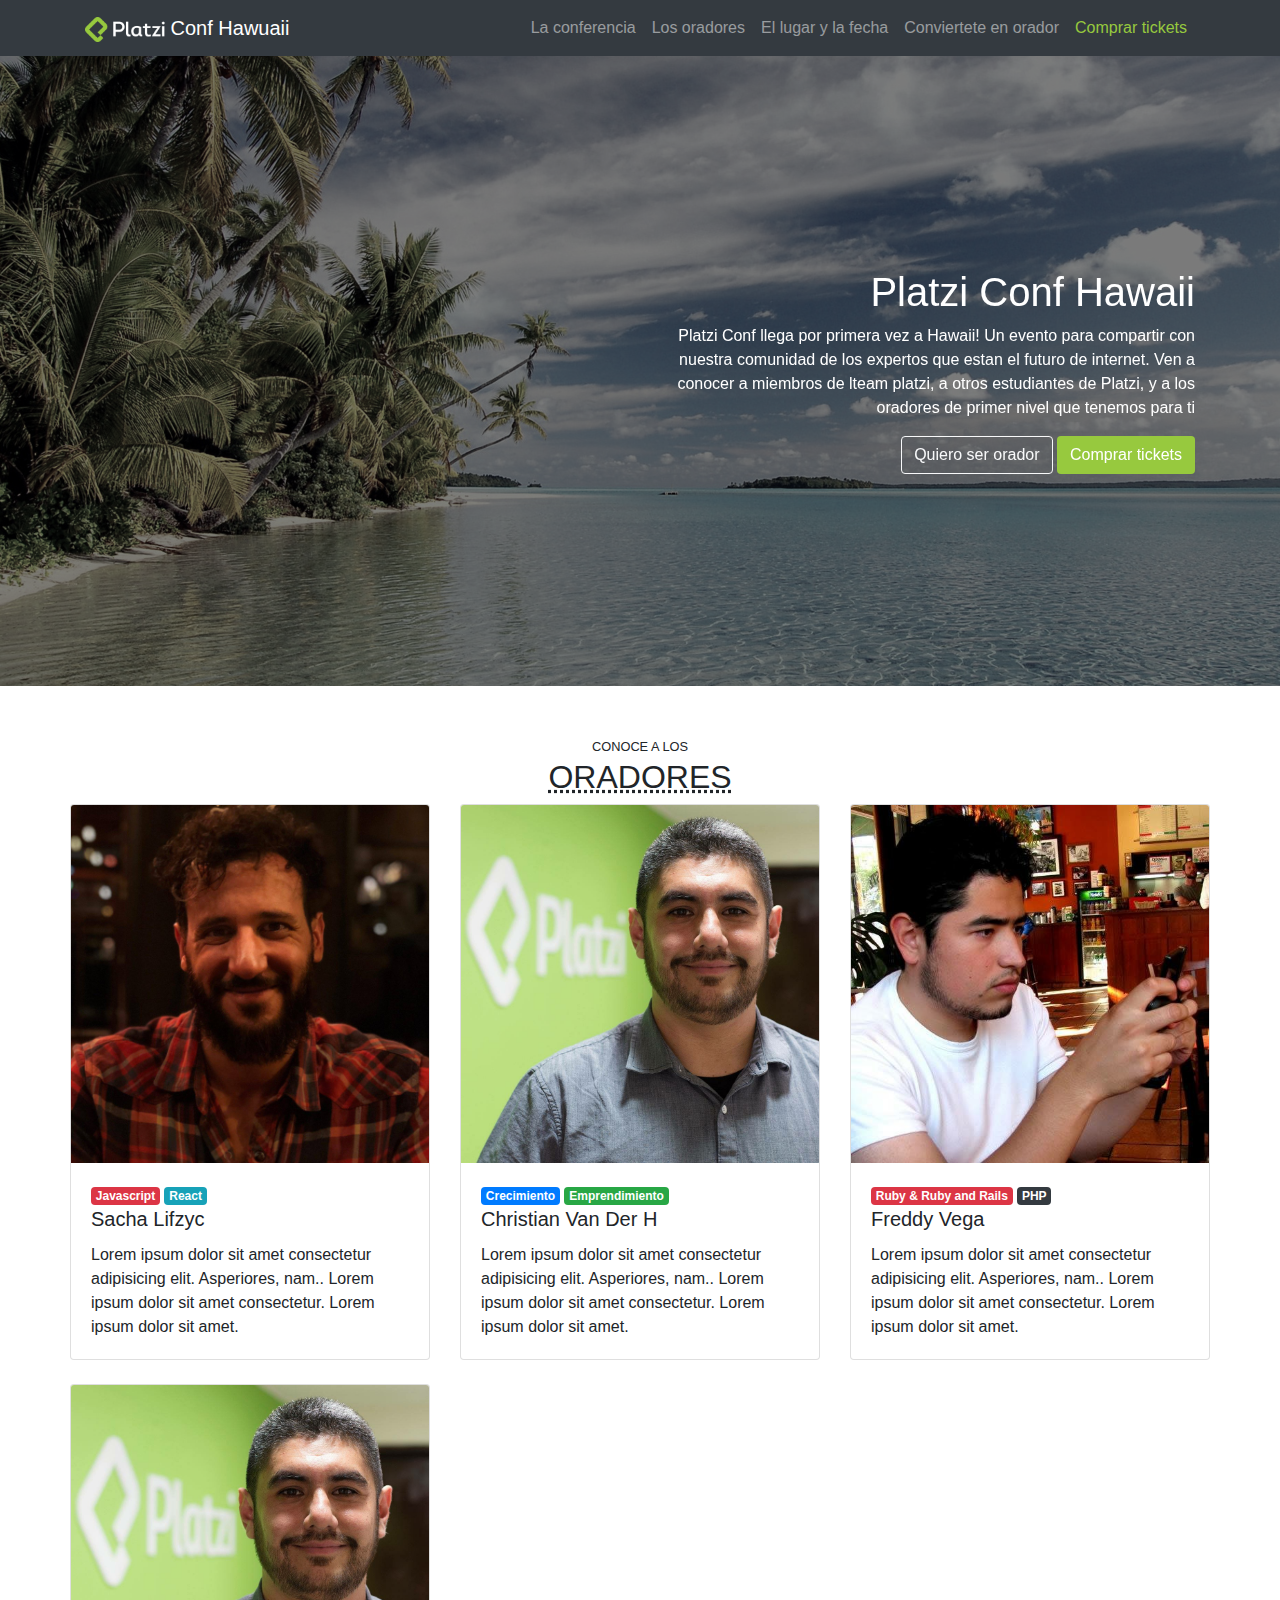
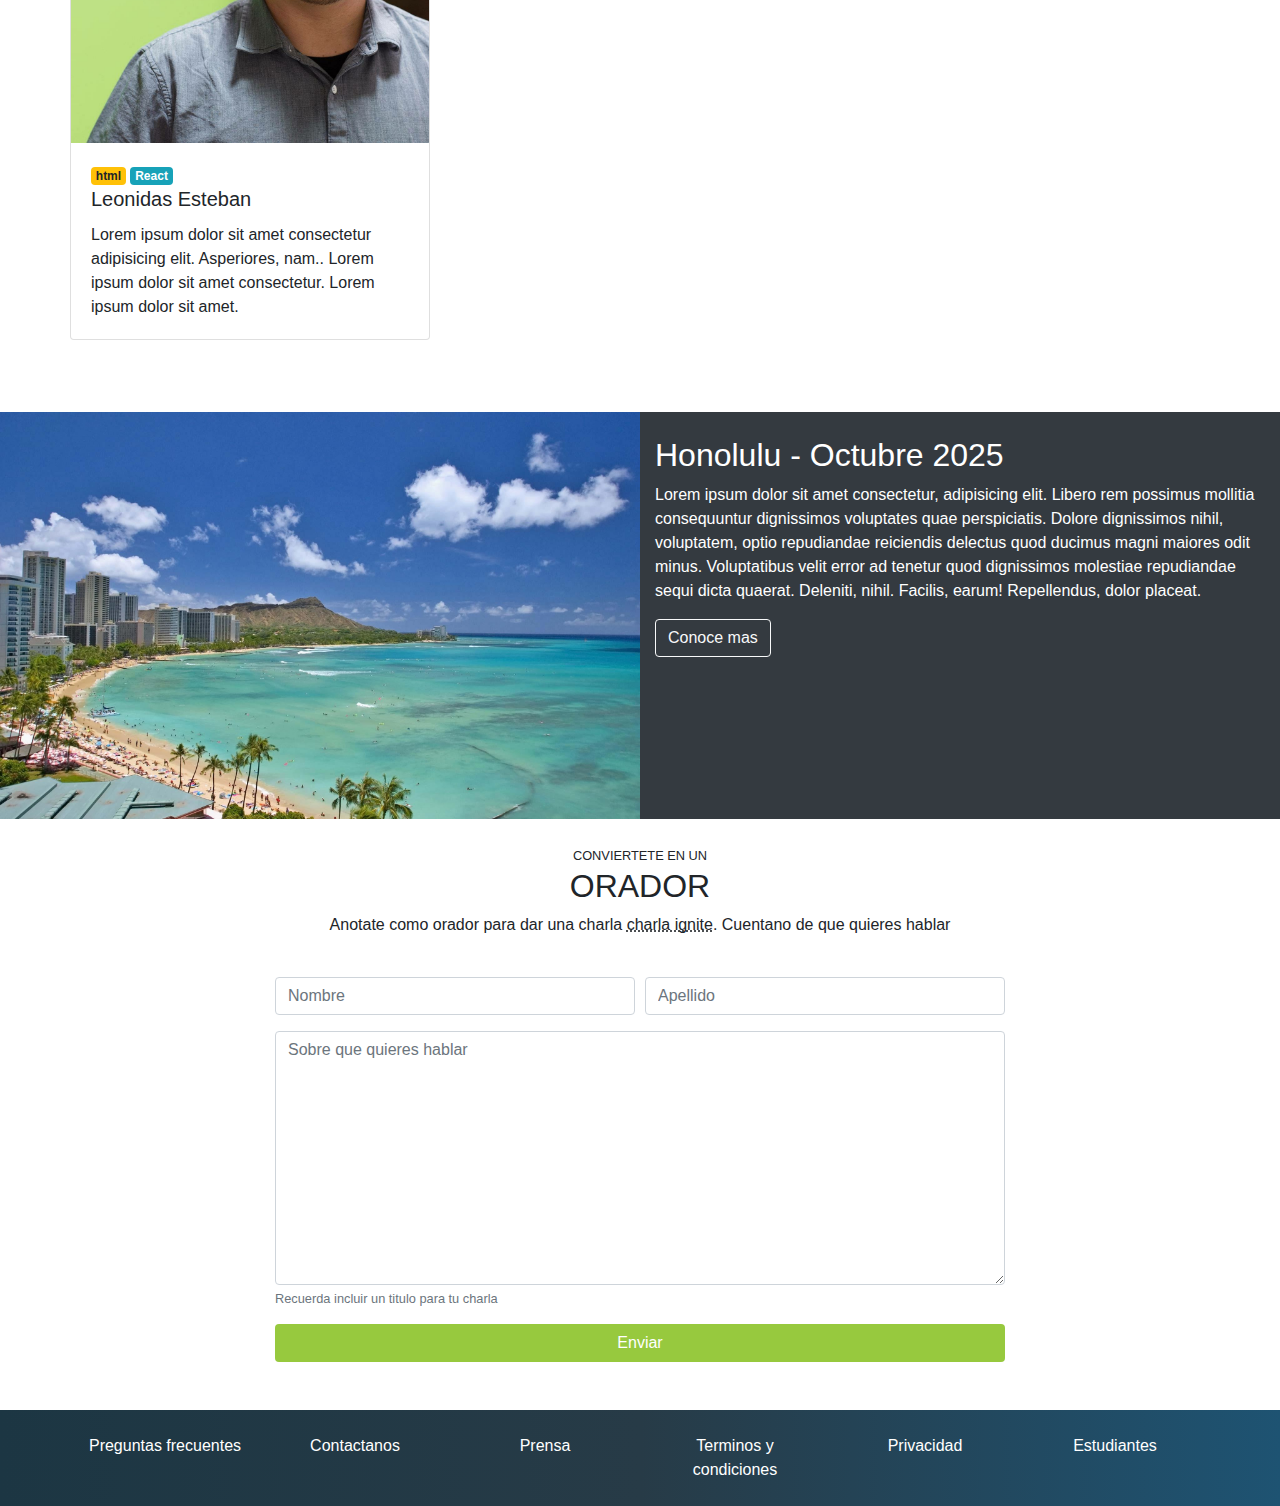
<file: index.html>
<!doctype html>
<html lang="en">
  <head>
    <!-- Required meta tags -->
    <meta charset="utf-8">
    <meta name="viewport" content="width=device-width, initial-scale=1, shrink-to-fit=no">

    <!-- Bootstrap CSS -->
    <link rel="stylesheet" href="https://stackpath.bootstrapcdn.com/bootstrap/4.4.1/css/bootstrap.min.css" integrity="sha384-Vkoo8x4CGsO3+Hhxv8T/Q5PaXtkKtu6ug5TOeNV6gBiFeWPGFN9MuhOf23Q9Ifjh" crossorigin="anonymous">
    <link rel="stylesheet" href="index.css">
    <title>platziConf - Hawaii</title>
  </head>
  <body data-spy="scroll" data-target="#navbar" data-offset="57">

    <!-- HEADER -->
    <header id="header" class="sticky-top">
      <nav class="navbar navbar-expand-lg navbar-dark bg-dark">
        <div class="container">
          <a class="navbar-brand" href="#">
            <img src="./assets/platzi-logo.png" alt="Platzi logo">
            Conf Hawuaii
          </a>
          <button class="navbar-toggler" type="button" data-toggle="collapse" data-target="#navbar" aria-controls="navbarSupportedContent" aria-expanded="false" aria-label="Toggle navigation">
            <span class="navbar-toggler-icon"></span>
          </button>
        
          <div class="collapse navbar-collapse" id="navbar">
            <ul class="navbar-nav ml-auto">
              <li class="nav-item">
                <a class="nav-link" href="#main">La conferencia</a>
              </li>
              <li class="nav-item">
                <a class="nav-link" href="#speakers">Los oradores</a>
              </li>
              <li class="nav-item">
                <a href="#place-time" class="nav-link">El lugar y la fecha</a>
              </li>
              <li class="nav-item">
                <a href="#conviertete-en-orador" class="nav-link">Conviertete en orador</a>
              </li>
              <li class="nav-item">
                <a href="#" class="nav-link text-platzi" data-target="#modalCompra" data-toggle="modal">Comprar tickets</a>
              </li>
            </ul>
          </div>
        </nav>
      </div>
    </header>
    <!-- FIN HEADER -->

    <!-- CAROUSEL -->
    <section id="main">
      <div id="carousel" class="carousel slide carousel-fade" data-ride="carousel" data-pause="false">
        <div class="carousel-inner">
          <div class="carousel-item active">
            <img class="d-block w-100" src="./assets/hawaii.jpg" alt=" Hawaii 1">
          </div>
          <div class="carousel-item">
            <img class="d-block w-100" src="./assets/hawaii2.jpg" alt="Hawaii 2">
          </div>
          <div class="carousel-item">
            <img class="d-block w-100" src="./assets/hawaii3.jpeg" alt="Hawaii 3">
          </div>
      </div>
        <div class="overlay">
          <div class="container">
            <div class="row align-items-center">
              <div class="col-md-6 ml-auto text-md-right text-center">
                <h1>Platzi Conf Hawaii</h1>
                <p class="d-none d-md-block">Platzi Conf llega por primera vez a Hawaii! Un evento para compartir con nuestra comunidad de los expertos que estan el futuro de internet. Ven a conocer a miembros de lteam platzi, a otros estudiantes de Platzi, y a los oradores de primer nivel que tenemos para ti</p>
                <a href="#conviertete-en-orador" class="btn btn-outline-light">Quiero ser orador</a>
                <button class="btn btn-platzi" data-target="#modalCompra" data-toggle="modal">Comprar tickets</button>
              </div>
            </div>
          </div>
        </div>
    </section>
    <!-- FIN CAROUSEL -->


    <!-- SPEAKER - ORADOR -->
    <section class="mt-5 mb-5" id="speakers">
      <div class="container">

        <div class="row">
          <div class="col text-center text-uppercase">
            <small>Conoce a los</small>
            <h2><abbr data-toggle="tooltip" title="Conoce a los oradores de platzi">Oradores</abbr></h2>
          </div>

            <!-- CARDS -->
          <div class="row">

            <div class="col-12 col-md-6 col-lg-4 mb-4">
              <div class="card">
                <img src="./assets/oradores/sacha.jpg" class="card-img-top" alt="Foto de sacha">
                <div class="card-body">
                  <div class="badges">
                    <span class="badge badge-danger">Javascript</span>
                    <span class="badge badge-info">React</span>
                  </div>
                  <h5 class="card-title ">Sacha Lifzyc</h5>
                  <p class="card-text">Lorem ipsum dolor sit amet consectetur adipisicing elit. Asperiores, nam.. Lorem ipsum dolor sit amet consectetur. Lorem ipsum dolor sit amet.</p>
                </div>
              </div>
            </div>

            <div class="col-12 col-md-6 col-lg-4 mb-4">
              <div class="card">
                <img src="./assets/oradores/cvander.jpeg" class="card-img-top" alt="Foto de sacha">
                <div class="card-body">
                  <div class="badges">
                    <span class="badge badge-primary">Crecimiento</span>
                    <span class="badge badge-success">Emprendimiento</span>
                  </div>
                  <h5 class="card-title ">Christian Van Der H</h5>
                  <p class="card-text">Lorem ipsum dolor sit amet consectetur adipisicing elit. Asperiores, nam.. Lorem ipsum dolor sit amet consectetur. Lorem ipsum dolor sit amet.</p>
                </div>
              </div>
            </div>

            <div class="col-12 col-md-6 col-lg-4 mb-4">
              <div class="card">
                <img src="./assets/oradores/freddy.jpeg" class="card-img-top" alt="Foto de sacha">
                <div class="card-body">
                  <div class="badges">
                    <span class="badge badge-danger">Ruby & Ruby and Rails</span>
                    <span class="badge badge-dark">PHP</span>
                  </div>
                  <h5 class="card-title ">Freddy Vega</h5>
                  <p class="card-text">Lorem ipsum dolor sit amet consectetur adipisicing elit. Asperiores, nam.. Lorem ipsum dolor sit amet consectetur. Lorem ipsum dolor sit amet.</p>
                </div>
              </div>
            </div>

            <div class="col-12 col-md-6 col-lg-4 mb-4">
              <div class="card">
                <img src="./assets/oradores/cvander.jpeg" class="card-img-top" alt="Foto de sacha">
                <div class="card-body">
                  <div class="badges">
                    <span class="badge badge-warning">html</span>
                    <span class="badge badge-info">React</span>
                  </div>
                  <h5 class="card-title ">Leonidas Esteban</h5>
                  <p class="card-text">Lorem ipsum dolor sit amet consectetur adipisicing elit. Asperiores, nam.. Lorem ipsum dolor sit amet consectetur. Lorem ipsum dolor sit amet.</p>
                </div>
              </div>
            </div>
            <!-- fin fdel row -->
          </div>

        </div>
      </div>
    </section>
    <!-- FIN SPEAKER - ORADOR -->

    <!--  LUGAR Y FECHA-->
    <section id="place-time">
      <div class="container-fluid">
        <div class="row">
          <div class="col-12 col-md-6 px-0">
            <img src="./assets/honolulu.jpg" alt="Honolulu">
          </div>
          <div class="col-12 col-md-6 pt-4 pb-4">
            <h2>Honolulu - Octubre 2025</h2>
            <p>Lorem ipsum dolor sit amet consectetur, adipisicing elit. Libero rem possimus mollitia consequuntur dignissimos voluptates quae perspiciatis. Dolore dignissimos nihil, voluptatem, optio repudiandae reiciendis delectus quod ducimus magni maiores odit minus. Voluptatibus velit error ad tenetur quod dignissimos molestiae repudiandae sequi dicta quaerat. Deleniti, nihil. Facilis, earum! Repellendus, dolor placeat.</p>
            <a href="#" class="btn btn-outline-light">Conoce mas</a>
          </div>
        </div>
      </div>
    </section>
    <!--  FIN LUGAR Y FECHA-->

    <!-- FORM -->

    <section id="conviertete-en-orador">
      <div class="container py-4">
        <div class="row">
          <div class="col text-uppercase text-center">
            <small>conviertete en un</small>
            <h2>Orador</h2>
          </div>
        </div>
        <div class="row">
          <div class="col text-center">
            <p>Anotate como orador para dar una charla <abbr data-toggle="tooltip" title="Charlas de 5 minutos">charla ignite</abbr>.
              Cuentano de que quieres hablar</p>
          </div>
        </div>
        <div class="row">
          <div class="col-md-10 col-lg-8 offset-md-1 offset-lg-2 py-4">
            <form>
              <div class="form-row">
                <div class="form-group col-12 col-md-6">
                  <input type="text" class="form-control" placeholder="Nombre" required>
                </div>
                <div class="form-group col-12 col-md-6">
                  <input type="text" class="form-control" placeholder="Apellido" required>
                </div>
              </div>
              <div class="form-row">
                <div class="form-group col">
                  <textarea name="" id="" cols="30" rows="10" class="form-control" placeholder="Sobre que quieres hablar" required></textarea>
                  <small class="form-text text-muted">Recuerda incluir un titulo para tu charla</small>
                </div>
              </div>
              <div class="form-row">
                <div class="col">
                  <button type="submit" class="btn btn-platzi btn-block">Enviar</button>
                </div>
              </div>
            </form>
          </div>
        </div>
      </div>
    </section>

    <!-- FIN DEL FORM -->

    <!-- FOOTER -->
    <footer id="footer" class="pb-4 pt-4">
      <div class="container">
        <div class="row text-center">
          <div class="col-12 col-lg">
            <a href="#">Preguntas frecuentes</a>
          </div>
          <div class="col-12 col-lg">
            <a href="#">Contactanos</a>
          </div>
          <div class="col-12 col-lg">
            <a href="#">Prensa</a>
          </div>
          <div class="col-12 col-lg">
            <a href="#">Terminos y condiciones</a>
          </div>
          <div class="col-12 col-lg">
            <a href="#">Privacidad</a>
          </div>
          <div class="col-12 col-lg">
            <a href="#">Estudiantes</a>
          </div>
        </div>
      </div>
    </footer>
    <!-- FIN FOOTER -->

    <!-- MODAL -->


<!-- Modal -->
<div class="modal fade" id="modalCompra" tabindex="-1" role="dialog" aria-labelledby="exampleModalCenterTitle" aria-hidden="true">
  <div class="modal-dialog modal-dialog-centered" role="document">
    <div class="modal-content">
      <div class="modal-header">
        <h5 class="modal-title" id="exampleModalCenterTitle">Comprar Tickets</h5>
        <button type="button" class="close" data-dismiss="modal" aria-label="Close">
          <span aria-hidden="true">&times;</span>
        </button>
      </div>
      <div class="modal-body">
        <form action="">
          <div class="form-row">
            <div class="form-group col">
              <div class="input-group mb-3">
                <div class="input-group-prepend">
                  <span class="input-group-text" id="basic-addon1">@</span>
                </div>
                <input type="text" class="form-control" placeholder="Username" aria-label="Username" aria-describedby="basic-addon1">
              </div>
            </div>
          </div>
        </form>
        <div class="alert alert-warning" role="alert">
          Recibiras un correo de confirmacion si sales sorteado
        </div>
      </div>
      <div class="modal-footer">
        <button type="button" class="btn btn-secondary" data-dismiss="modal">Cancelar</button>
        <button type="button" class="btn btn-platzi">Comprar</button>
      </div>
    </div>
  </div>
</div>
    <!-- FIN DEL MODAL -->


    <!-- Optional JavaScript -->
    <!-- jQuery first, then Popper.js, then Bootstrap JS -->
    <script src="https://code.jquery.com/jquery-3.4.1.slim.min.js" integrity="sha384-J6qa4849blE2+poT4WnyKhv5vZF5SrPo0iEjwBvKU7imGFAV0wwj1yYfoRSJoZ+n" crossorigin="anonymous"></script>
    <script src="https://cdn.jsdelivr.net/npm/popper.js@1.16.0/dist/umd/popper.min.js" integrity="sha384-Q6E9RHvbIyZFJoft+2mJbHaEWldlvI9IOYy5n3zV9zzTtmI3UksdQRVvoxMfooAo" crossorigin="anonymous"></script>
    <script src="https://stackpath.bootstrapcdn.com/bootstrap/4.4.1/js/bootstrap.min.js" integrity="sha384-wfSDF2E50Y2D1uUdj0O3uMBJnjuUD4Ih7YwaYd1iqfktj0Uod8GCExl3Og8ifwB6" crossorigin="anonymous"></script>
    <script src="./index.js"></script>
  </body>
</html>
</file>
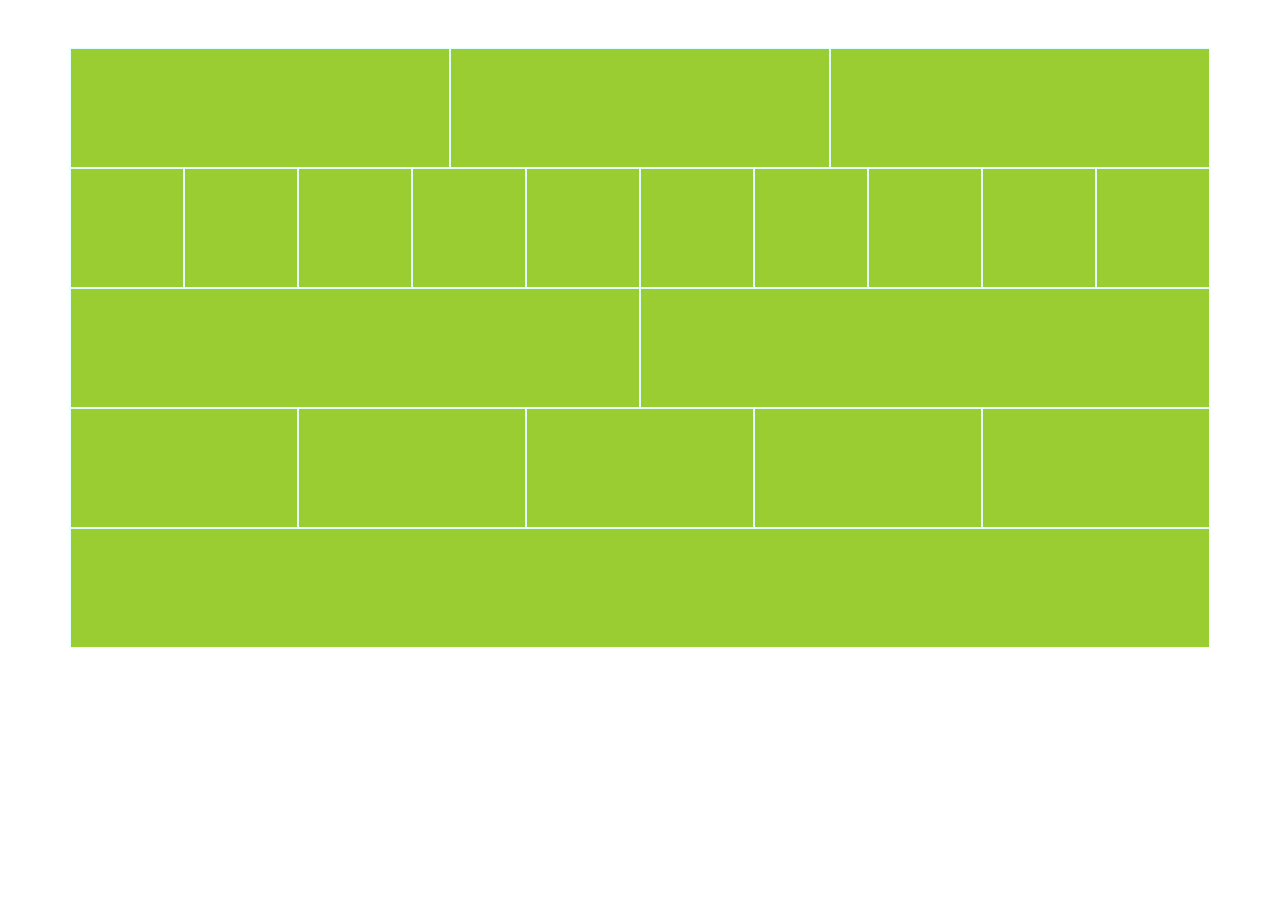
<file: desafios/desafio1.html>
<!doctype html>
<html lang="en">
  <head>
    <!-- Required meta tags -->
    <meta charset="utf-8">
    <meta name="viewport" content="width=device-width, initial-scale=1, shrink-to-fit=no">

    <!-- Bootstrap CSS -->
    <link rel="stylesheet" href="https://stackpath.bootstrapcdn.com/bootstrap/4.4.1/css/bootstrap.min.css" integrity="sha384-Vkoo8x4CGsO3+Hhxv8T/Q5PaXtkKtu6ug5TOeNV6gBiFeWPGFN9MuhOf23Q9Ifjh" crossorigin="anonymous">

    <title>Desafio1</title>
    <style>
        .col{
            height: 120px;
            background-color: yellowgreen;
            border: 1px solid lightcyan;
        }
    </style>
  </head>
  <body>
      <div class="container mt-5">
          <div class="row">
              <div class="col"></div>
              <div class="col"></div>
              <div class="col"></div>
          </div>
          <div class="row">
              <div class="col"></div>
              <div class="col"></div>
              <div class="col"></div>
              <div class="col"></div>
              <div class="col"></div>
              <div class="col"></div>
              <div class="col"></div>
              <div class="col"></div>
              <div class="col"></div>
              <div class="col"></div>
          </div>
          <div class="row">
              <div class="col"></div>
              <div class="col"></div>
          </div>
          <div class="row">
              <div class="col"></div>
              <div class="col"></div>
              <div class="col"></div>
              <div class="col"></div>
              <div class="col"></div>
          </div>
          <div class="row">
              <div class="col"></div>
          </div>
      </div>
    

    <!-- Optional JavaScript -->
    <!-- jQuery first, then Popper.js, then Bootstrap JS -->
    <script src="https://code.jquery.com/jquery-3.4.1.slim.min.js" integrity="sha384-J6qa4849blE2+poT4WnyKhv5vZF5SrPo0iEjwBvKU7imGFAV0wwj1yYfoRSJoZ+n" crossorigin="anonymous"></script>
    <script src="https://cdn.jsdelivr.net/npm/popper.js@1.16.0/dist/umd/popper.min.js" integrity="sha384-Q6E9RHvbIyZFJoft+2mJbHaEWldlvI9IOYy5n3zV9zzTtmI3UksdQRVvoxMfooAo" crossorigin="anonymous"></script>
    <script src="https://stackpath.bootstrapcdn.com/bootstrap/4.4.1/js/bootstrap.min.js" integrity="sha384-wfSDF2E50Y2D1uUdj0O3uMBJnjuUD4Ih7YwaYd1iqfktj0Uod8GCExl3Og8ifwB6" crossorigin="anonymous"></script>
  </body>
</html>
</file>
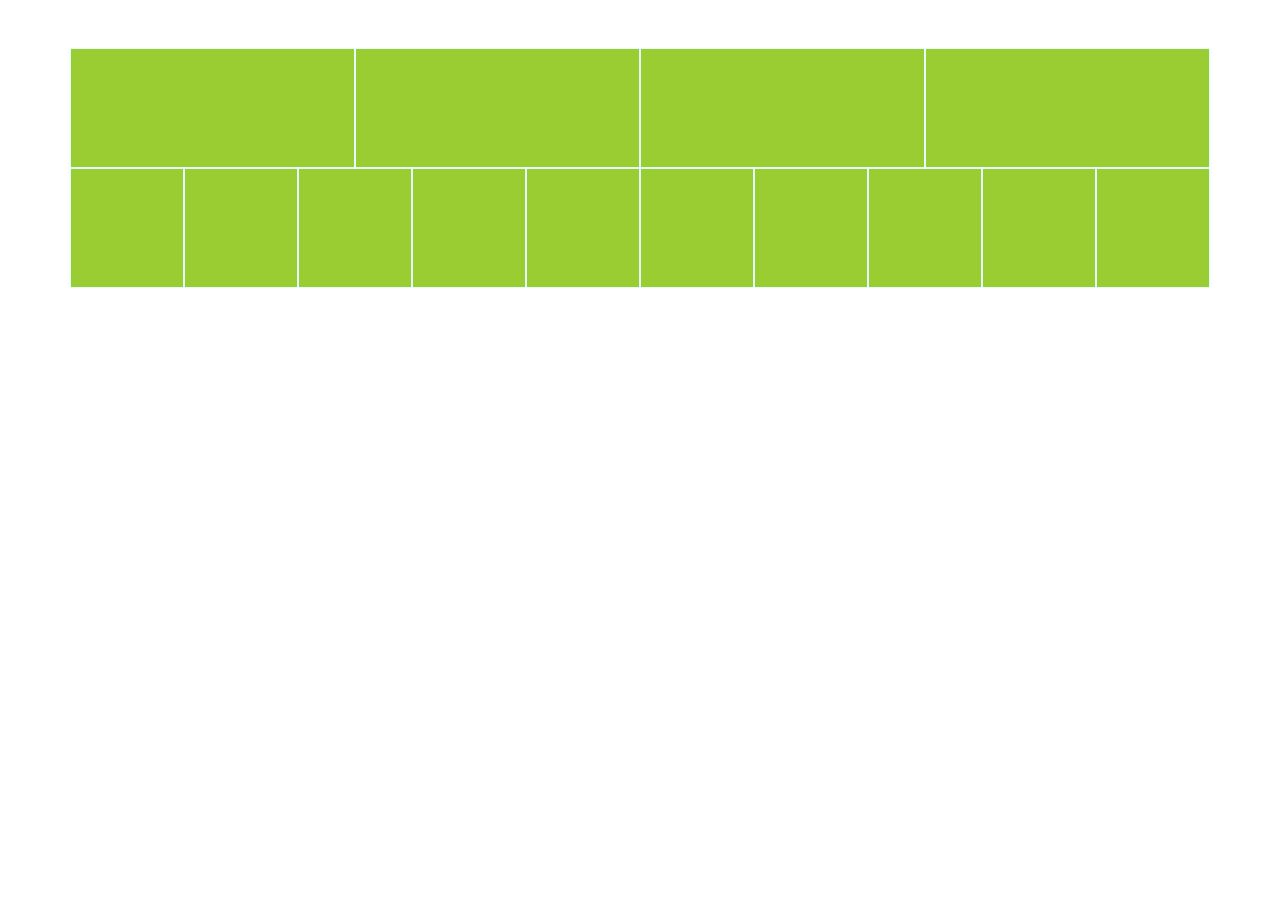
<file: desafios/desafio2.html>
<!doctype html>
<html lang="en">
  <head>
    <!-- Required meta tags -->
    <meta charset="utf-8">
    <meta name="viewport" content="width=device-width, initial-scale=1, shrink-to-fit=no">

    <!-- Bootstrap CSS -->
    <link rel="stylesheet" href="https://stackpath.bootstrapcdn.com/bootstrap/4.4.1/css/bootstrap.min.css" integrity="sha384-Vkoo8x4CGsO3+Hhxv8T/Q5PaXtkKtu6ug5TOeNV6gBiFeWPGFN9MuhOf23Q9Ifjh" crossorigin="anonymous">

    <title>Desafio 2</title>
    <style>
        .col{
            height: 120px;
            background-color: yellowgreen;
            border: 1px solid lightcyan;
        }
    </style>
  </head>
  <body>
      <div class="container mt-5">
          <div class="row">
              <div class="col col-6 col-md-3"></div>
              <div class="col col-6 col-md-3"></div>
              <div class="col col-6 col-md-3"></div>
              <div class="col col-6 col-md-3"></div>
          </div>
          <div class="row">
              <div class="col col-12 col-md"></div>
              <div class="col col-12 col-md"></div>
              <div class="col col-12 col-md"></div>
              <div class="col col-12 col-md"></div>
              <div class="col col-12 col-md"></div>
              <div class="col col-12 col-md"></div>
              <div class="col col-12 col-md"></div>
              <div class="col col-12 col-md"></div>
              <div class="col col-12 col-md"></div>
              <div class="col col-12 col-md"></div>
          </div>
      </div>
    

    <!-- Optional JavaScript -->
    <!-- jQuery first, then Popper.js, then Bootstrap JS -->
    <script src="https://code.jquery.com/jquery-3.4.1.slim.min.js" integrity="sha384-J6qa4849blE2+poT4WnyKhv5vZF5SrPo0iEjwBvKU7imGFAV0wwj1yYfoRSJoZ+n" crossorigin="anonymous"></script>
    <script src="https://cdn.jsdelivr.net/npm/popper.js@1.16.0/dist/umd/popper.min.js" integrity="sha384-Q6E9RHvbIyZFJoft+2mJbHaEWldlvI9IOYy5n3zV9zzTtmI3UksdQRVvoxMfooAo" crossorigin="anonymous"></script>
    <script src="https://stackpath.bootstrapcdn.com/bootstrap/4.4.1/js/bootstrap.min.js" integrity="sha384-wfSDF2E50Y2D1uUdj0O3uMBJnjuUD4Ih7YwaYd1iqfktj0Uod8GCExl3Og8ifwB6" crossorigin="anonymous"></script>
  </body>
</html>
</file>
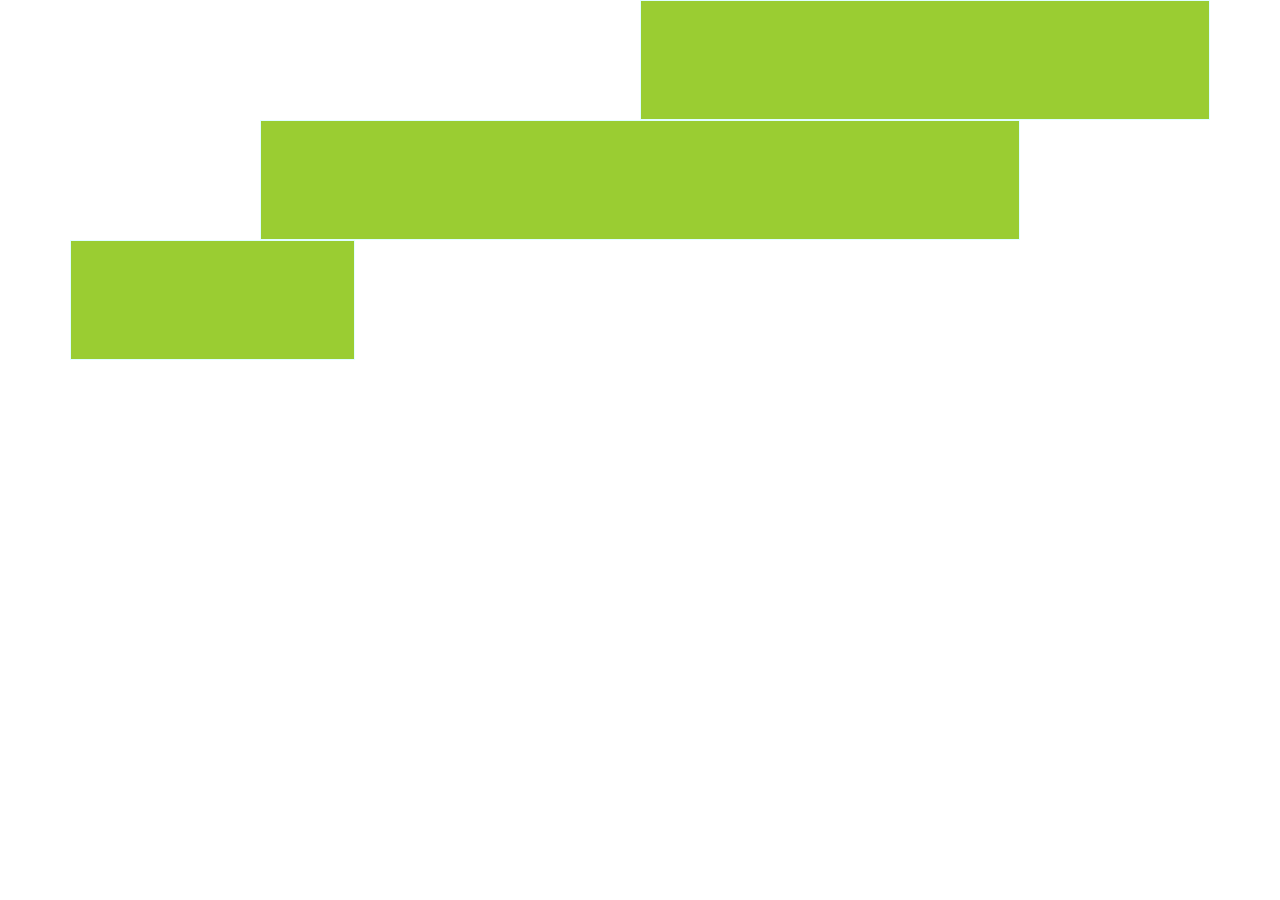
<file: desafios/desafio3.html>
<!doctype html>
<html lang="en">
  <head>
    <!-- Required meta tags -->
    <meta charset="utf-8">
    <meta name="viewport" content="width=device-width, initial-scale=1, shrink-to-fit=no">

    <!-- Bootstrap CSS -->
    <link rel="stylesheet" href="https://stackpath.bootstrapcdn.com/bootstrap/4.4.1/css/bootstrap.min.css" integrity="sha384-Vkoo8x4CGsO3+Hhxv8T/Q5PaXtkKtu6ug5TOeNV6gBiFeWPGFN9MuhOf23Q9Ifjh" crossorigin="anonymous">

    <title>Desafio 3</title>
    <style>
        .col{
            height: 120px;
            background-color: yellowgreen;
            border: 1px solid lightcyan;
        }
    </style>
  </head>
  <body>
      <div class="container">
        <div class="row">
            <div class="col col-12 col-md-6 offset-md-6"></div>
        </div>
        <div class="row">
            <div class="col col-8 offset-md-2"></div>
        </div>
        <div class="row">
            <div class="col col-3 offset-9 offset-md-0"></div>
        </div>
      </div>
    

    <!-- Optional JavaScript -->
    <!-- jQuery first, then Popper.js, then Bootstrap JS -->
    <script src="https://code.jquery.com/jquery-3.4.1.slim.min.js" integrity="sha384-J6qa4849blE2+poT4WnyKhv5vZF5SrPo0iEjwBvKU7imGFAV0wwj1yYfoRSJoZ+n" crossorigin="anonymous"></script>
    <script src="https://cdn.jsdelivr.net/npm/popper.js@1.16.0/dist/umd/popper.min.js" integrity="sha384-Q6E9RHvbIyZFJoft+2mJbHaEWldlvI9IOYy5n3zV9zzTtmI3UksdQRVvoxMfooAo" crossorigin="anonymous"></script>
    <script src="https://stackpath.bootstrapcdn.com/bootstrap/4.4.1/js/bootstrap.min.js" integrity="sha384-wfSDF2E50Y2D1uUdj0O3uMBJnjuUD4Ih7YwaYd1iqfktj0Uod8GCExl3Og8ifwB6" crossorigin="anonymous"></script>
  </body>
</html>
</file>
<file: index.css>
.text-platzi{
    color: #97c93e !important;
}
.btn-platzi{
    background-color:#97c93e;
    color: white;
}

.btn-platzi:hover{
    background-color: #82ad36;
    color: white;
}

#header img{
    width: 80px;
}

#main .carousel-inner img{
    max-height: 70vh;
    object-fit: cover;
    filter: grayscale(70%);
}

#carousel {
    position: relative;
}

#carousel .overlay {
    position: absolute;
    top: 0;
    bottom: 0;
    left: 0;
    right: 0;
    background-color: rgba(0,0,0,0.5);
    color: white;
    z-index: 1;
}

#carousel .overlay .container, #carousel .overlay .row{
    height: 100%;
}

#place-time{
    background-color: #343a40;
    color: white;
}
#place-time img{
    width: 100%;
}

#footer{
    background: linear-gradient(90deg,#1c3643,#273b47 50%,#1e5372);
}

#footer a{
    color: white;
}
</file>
